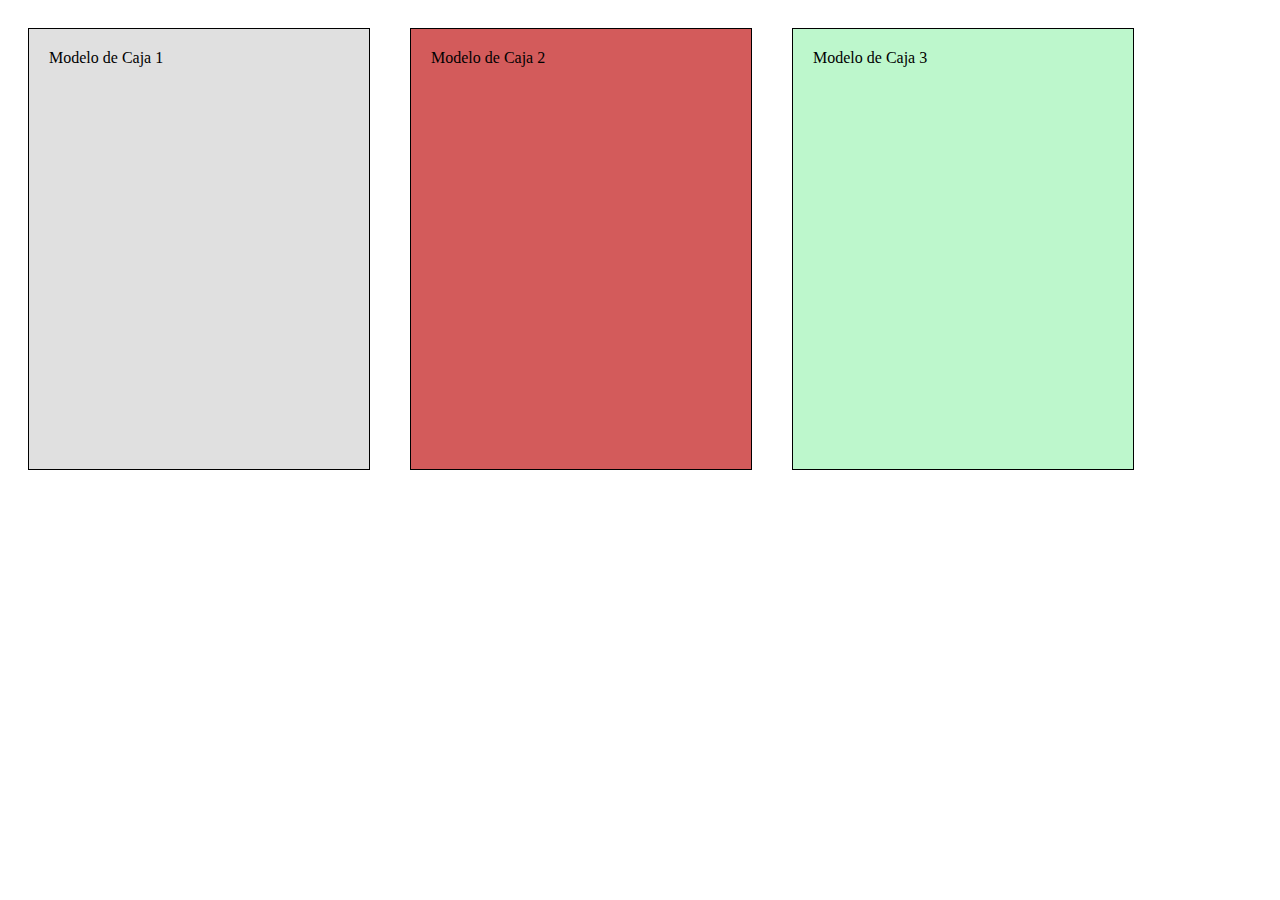
<file: BOX/index.html>
<!DOCTYPE html>
<html lang="en">
<head>
    <meta charset="UTF-8">
    <meta name="viewport" content="width=device-width, initial-scale=1.0">
    <title>Práctica Caja</title>
    <link rel="stylesheet" href="styles.css"> 
</head>
<body>
    <div class="contentM"> 
        <div class="content1">Modelo de Caja 1</div>
        <div class="content2">Modelo de Caja 2</div> 
        <div class="content3">Modelo de Caja 3</div> 
    </div>
    
</body>
</html>
</file>
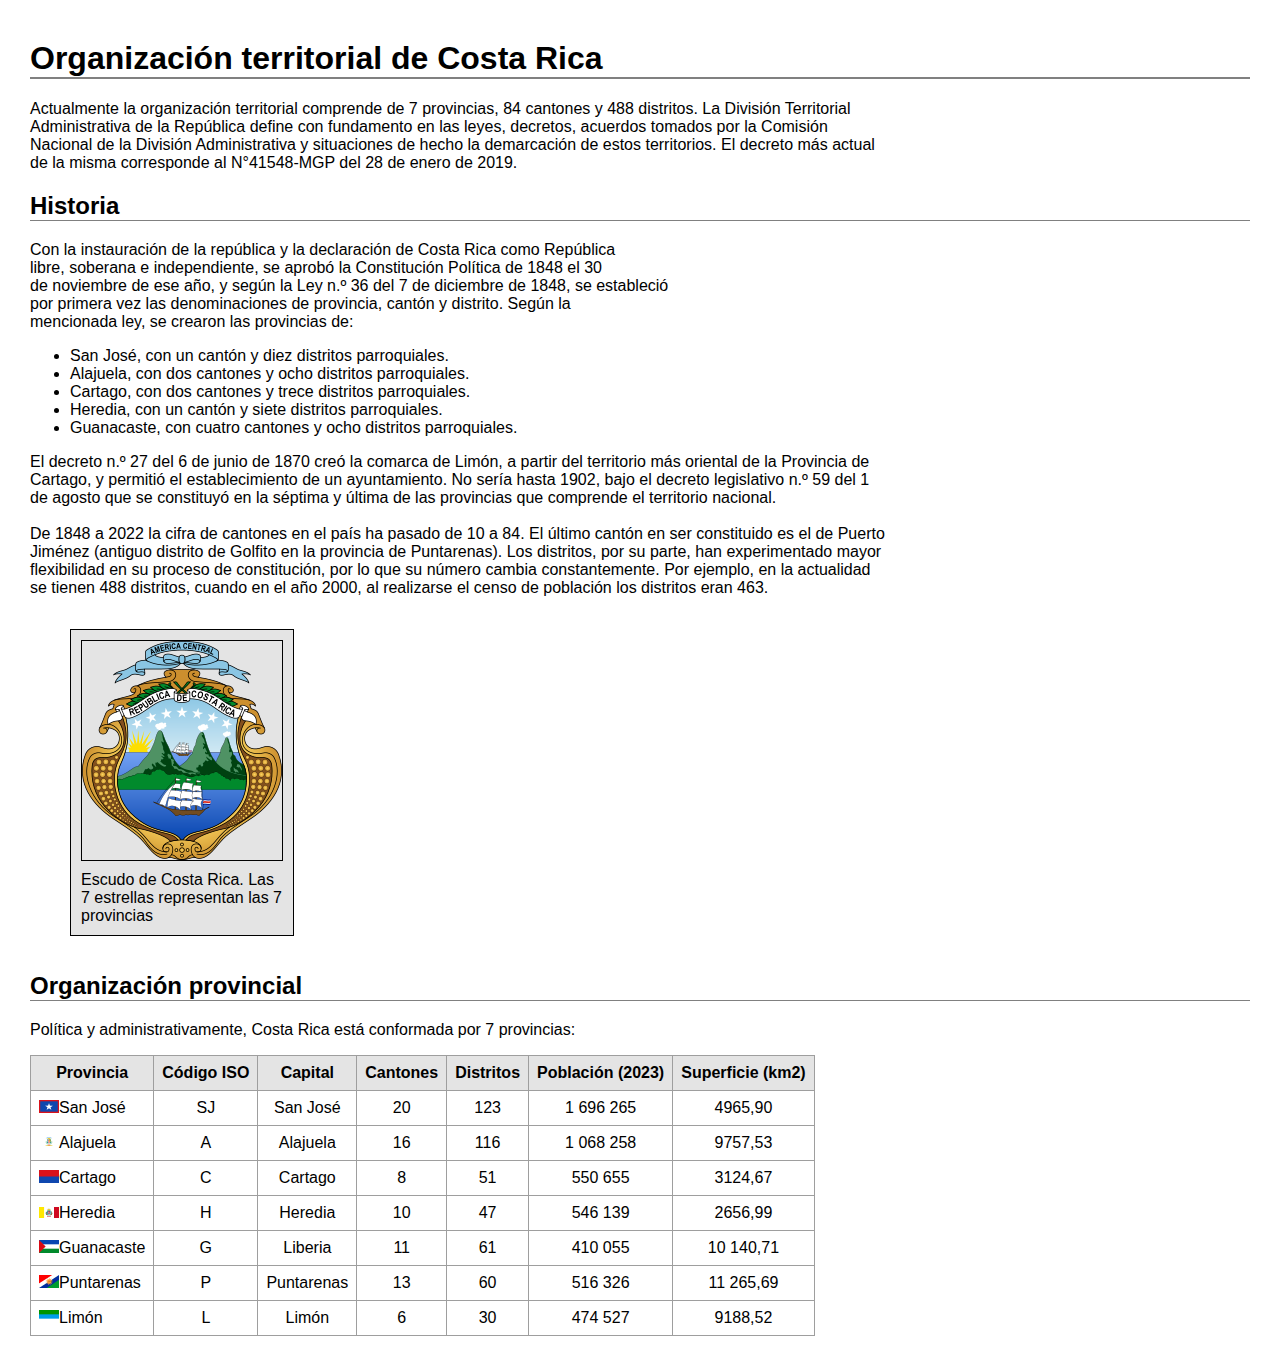
<file: demo2/index.html>
<!DOCTYPE html>
<html lang="en">
<head>
    <meta charset="UTF-8">
    <meta name="viewport" content="width=device-width, initial-scale=1.0">
    <title>Organización territorial de Costa Rica</title>
    <link rel="stylesheet" href="style.css">
</head>
<body>
    <h1 id="titulo"> Organización territorial de Costa Rica</h1> 
    <p>Actualmente la organización territorial comprende de 7 provincias, 84 cantones y 488 distritos. La División Territorial <br> 
        Administrativa de la República define con fundamento en las leyes, decretos, acuerdos tomados por la Comisión<br> 
        Nacional de la División Administrativa y situaciones de hecho la demarcación de estos territorios. El decreto más actual<br>  
        de la misma corresponde al N°41548-MGP del 28 de enero de 2019.</p>
        <h2 id="subtitulo">Historia</h2>
        <p>Con la instauración de la república y la declaración de Costa Rica como República<br> 
            libre, soberana e independiente, se aprobó la Constitución Política de 1848 el 30<br> 
            de noviembre de ese año, y según la Ley n.º 36 del 7 de diciembre de 1848, se estableció<br>  
            por primera vez las denominaciones de provincia, cantón y distrito. Según la<br>  
            mencionada ley, se crearon las provincias de:</p>
            <ul>
                <li>San José, con un cantón y diez distritos parroquiales.</li>
                <li>Alajuela, con dos cantones y ocho distritos parroquiales.</li>
                <li>Cartago, con dos cantones y trece distritos parroquiales.</li>
                <li>Heredia, con un cantón y siete distritos parroquiales.</li>
                <li>Guanacaste, con cuatro cantones y ocho distritos parroquiales.</li>
            </ul>
            <p> El decreto n.º 27 del 6 de junio de 1870 creó la comarca de Limón, a partir del territorio más oriental de la Provincia de <br>
                Cartago, y permitió el establecimiento de un ayuntamiento. No sería hasta 1902, bajo el decreto legislativo n.º 59 del 1<br>
                de agosto que se constituyó en la séptima y última de las provincias que comprende el territorio nacional.<br><br>
                De 1848 a 2022 la cifra de cantones en el país ha pasado de 10 a 84. El último cantón en ser constituido es el de Puerto<br>
                Jiménez (antiguo distrito de Golfito en la provincia de Puntarenas). Los distritos, por su parte, han experimentado mayor<br>
                flexibilidad en su proceso de constitución, por lo que su número cambia constantemente. Por ejemplo, en la actualidad<br>
                se tienen 488 distritos, cuando en el año 2000, al realizarse el censo de población los distritos eran 463.
            </p>
            <figure>
                <img class="escudo"   src="img/img1.png" alt="Escudo-Costa Rica"> 
                <figcaption>Escudo de Costa Rica. Las <br>
                    7 estrellas representan las 7<br>
                    provincias</figcaption> 
                </figure>
           
            <h2 id="subtitulo">Organización provincial</h2>
            <p>Política y administrativamente, Costa Rica está conformada por 7 provincias:</p>
            <table>
                <thead>
                    <tr>
                        <th>Provincia</th>
                        <th>Código ISO</th>
                        <th>Capital</th>
                        <th>Cantones</th>
                        <th>Distritos</th>
                        <th>Población (2023)</th>
                        <th>Superficie (km2)</th>
                    </tr>
                </thead>
                <tbody>
                    <tr>
                        <td><img src="img/SJ.png">San José</td>
                        <td>SJ</td>
                        <td>San José</td>
                        <td>20</td>
                        <td>123</td>
                        <td>1 696 265</td>
                        <td>4965,90</td>
                    </tr>
                    <tr>
                        <td><img src="img/A.png">Alajuela</td>
                        <td>A</td>
                        <td>Alajuela</td>
                        <td>16</td>
                        <td>116</td>
                        <td>1 068 258</td>
                        <td>9757,53</td>
                    </tr>
                    <tr>
                        <td><img src="img/C.png">Cartago</td>
                        <td>C</td>
                        <td>Cartago</td>
                        <td>8</td>
                        <td>51</td>
                        <td>550 655</td>
                        <td>3124,67</td>
                    </tr>
                    <tr>
                        <td><img src="img/H.png">Heredia</td>
                        <td>H</td>
                        <td>Heredia</td>
                        <td>10</td>
                        <td>47</td>
                        <td>546 139</td>
                        <td>2656,99</td>
                    </tr>
                    <tr>
                        <td><img src="img/G.png">Guanacaste</td>
                        <td>G</td>
                        <td>Liberia</td>
                        <td>11</td>
                        <td>61</td>
                        <td>410 055</td>
                        <td>10 140,71</td>
                    </tr>
                    <tr>
                        <td><img src="img/P.png">Puntarenas</td>
                        <td>P</td>
                        <td>Puntarenas</td>
                        <td>13</td>
                        <td>60</td>
                        <td>516 326	</td>
                        <td>11 265,69</td>
                    </tr>
                    <tr>
                        <td><img src="img/L.png">Limón</td>
                        <td>L</td>
                        <td>Limón</td>
                        <td>6</td>
                        <td>30</td>
                        <td>474 527	</td>
                        <td>9188,52</td>
                    </tr>
                </tbody>
            </table>

</body>
</html>
</file>
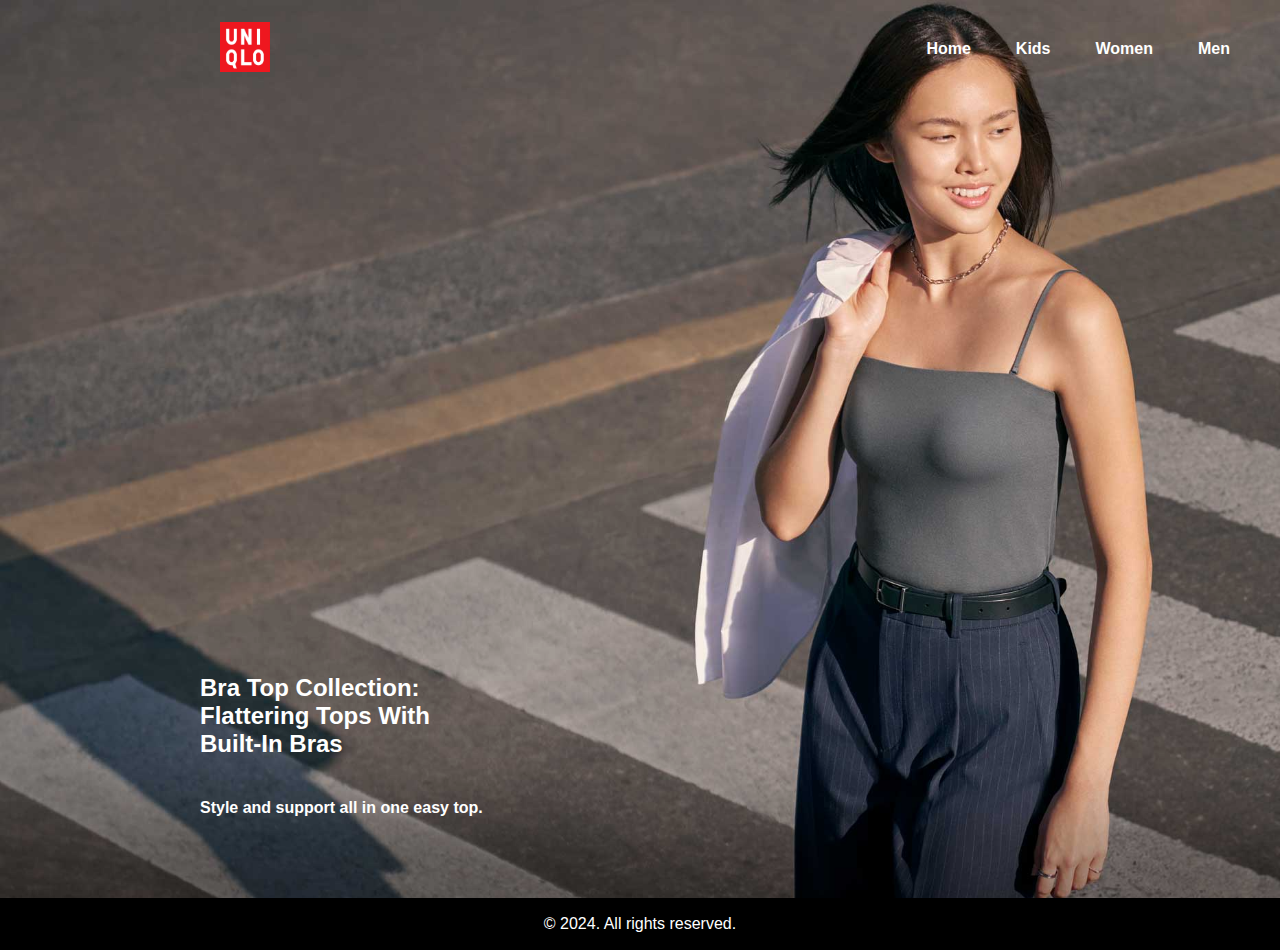
<file: demo3/index.html>
<!DOCTYPE html>
<html lang="en">
<head>
    <meta charset="UTF-8">
    <meta name="viewport" content="width=device-width, initial-scale=1.0">
    <title>Uniqlo Plagio</title>
    <link rel="stylesheet" href="css/styles.css"> 
</head>
<body>
    <header>
        <div class="navbar">
            <img src="img/logo.png" alt="Logo">
        </div>
        <nav>
            <ul class="nav-links">
                <li><a href="index.html">Home</a></li>
                <li><a href="kids.html">Kids</a></li>
                <li><a href="women.html">Women</a></li>
                <li><a href="men.html">Men</a></li>
            </ul>
        </nav>  
    </header>
    <div class="home">
        <h2>Bra Top Collection:<br>
        Flattering Tops With<br>Built-In Bras</h2>
        <h4>Style and support all in one easy top.</h4>
    </div>
    <footer>
        <p>&copy; 2024. All rights reserved.</p>
    </footer>
</body>
</html>
</file>
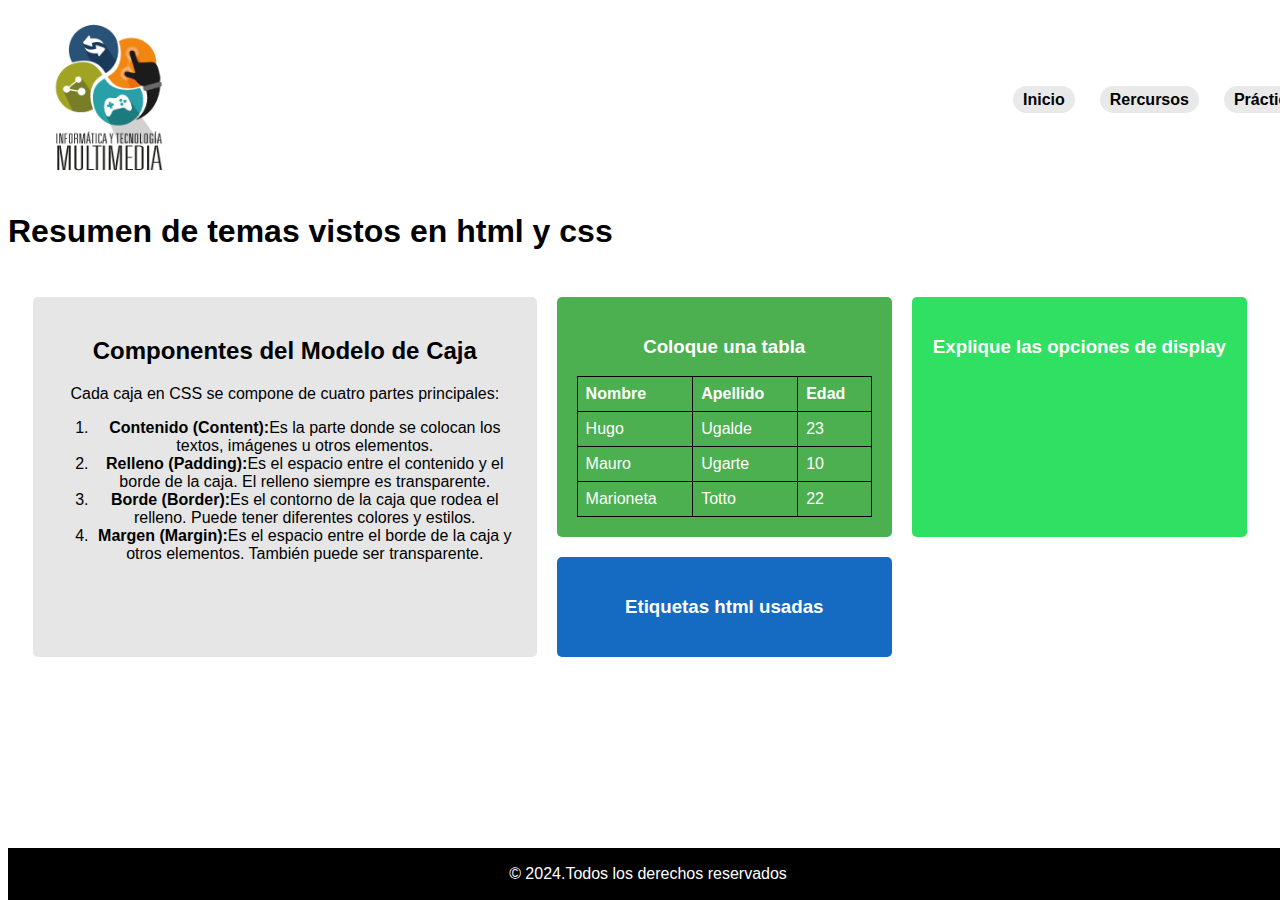
<file: practica13/index.html>
<!DOCTYPE html>
<html lang="en">
<head>
    <meta charset="UTF-8">
    <meta name="viewport" content="width=device-width, initial-scale=1.0">
    <title>Document</title>
    <link rel="stylesheet" href="styles.css">
</head>
<body>
<header> 
    <nav class="navbar">
        <div class="logo">
            <img src="img/itm.png">
        </div>
        <nav> 
            <ul class="nav-links">
            <li><a href="#">Inicio</a></li>
            <li><a href="#">Rercursos</a></li>
            <li><a href="#">Práctica</a></li>
            <li><a href="#">Diseño</a></li>
            <li><a href="#">Gradients</a></li>
            </ul>
        </nav>
    </nav>
</header>
    <h1>Resumen de temas vistos en html y css</h1>

<main>
    <div class="box white">
        <h2>Componentes del Modelo de Caja</h2>
        <p>Cada caja en CSS
        se compone de
        cuatro partes
        principales:</p>
        <ol>
            <li><strong>Contenido (Content):</strong>Es la parte donde se colocan los textos, imágenes u otros elementos.</li>
            <li><strong>Relleno (Padding):</strong>Es el espacio entre el contenido y el borde de la caja. El relleno siempre es transparente.</li>
            <li><strong>Borde (Border):</strong>Es el contorno de la caja que rodea el relleno. Puede tener diferentes colores y estilos.</li>
            <li><strong>Margen (Margin):</strong>Es el espacio entre el borde de la caja y otros elementos. También puede ser transparente.</li>
        </ol>
    </div>
    <section class="main-content">
        <div class="box green">
            <h3>Coloque una tabla</h3>
            <table>
                <tr><th>Nombre</th><th>Apellido</th><th>Edad</th></tr>
                <tr><td>Hugo</td><td>Ugalde</td><td>23</td></tr>
                <tr><td>Mauro</td><td>Ugarte</td><td>10</td></tr>
                <tr><td>Marioneta</td><td>Totto</td><td>22</td></tr>
            </table>
        </div>
        <div class="box green-light">
            <h3>Explique las opciones de display</h3>
        </div>
        <div class="box blue">
            <h3>Etiquetas html usadas</h3>
        </div>
    </section>
</main>

<footer>
    <p>&copy; 2024.Todos los derechos reservados</p>
</footer>

</body>
</html>
</file>
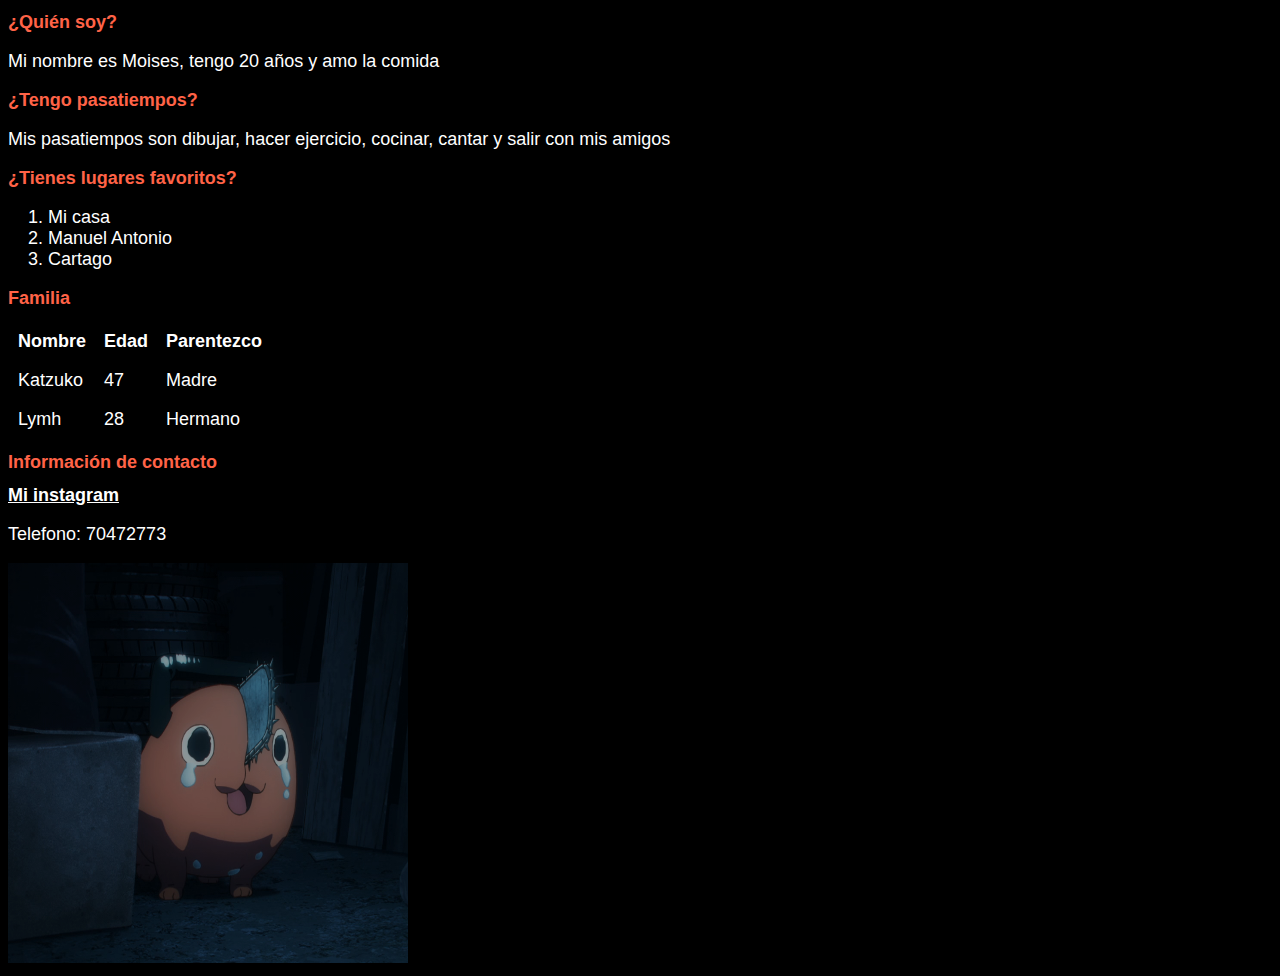
<file: tarea1/index.html>
<!DOCTYPE html>
<html lang="en">
<head>
   <title>Moises David Morales Chin</title>
   <link rel="stylesheet" href="style.css" />
</head>

<body>
   <h1 id="titulo"> ¿Quién soy?</h1>
   <p class="texto "> Mi nombre es Moises, tengo 20 años y amo la comida</p>
   <h1 id="titulo"> ¿Tengo pasatiempos?</h1>
   <p class="texto"> Mis pasatiempos son dibujar, hacer ejercicio, cocinar, cantar y salir con mis amigos</p>
   <h1 id="titulo"> ¿Tienes lugares favoritos?</h1>
   <ol class="estilo-lista"> 
   <li>Mi casa</li>
   <li>Manuel Antonio</li>
   <li>Cartago</li>
   </ol>
   <h1 id="titulo"> Familia</h1>
   <table class="estilo-tabla">
      <thead>
          <tr>
              <th>Nombre</th>
              <th>Edad</th>
              <th>Parentezco</th>
          </tr>
      </thead>
      <tbody>
          <tr>
              <td>Katzuko</td>
              <td>47</td>
              <td>Madre</td>
          </tr>
          <tr>
              <td>Lymh</td>
              <td>28</td>
              <td>Hermano</td>
          </tr>
      </tbody>
  </table>
   <h1 id="titulo"> Información de contacto</h1>
   <a target="_blank" href="https://www.instagram.com/moichiin/" class="enlace">Mi instagram</a>
   <p class="texto">Telefono: 70472773</p>

   <!-- gojo mi marido -->
   <img src="img/pochita.png" height="400" width="400"/>
   
</body>
</html>
</file>
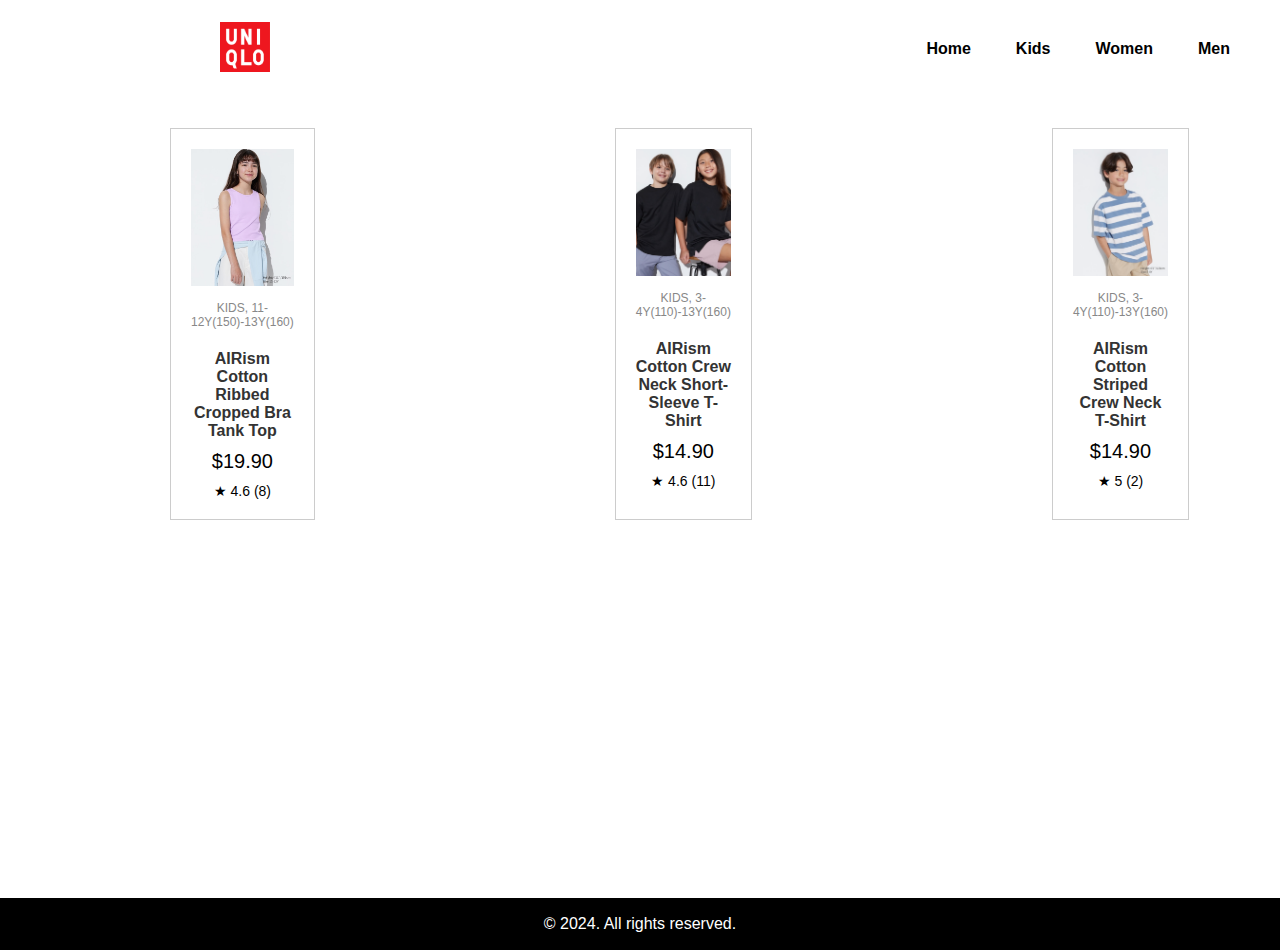
<file: demo3/kids.html>
<!DOCTYPE html>
<html lang="en">
<head>
    <meta charset="UTF-8">
    <meta name="viewport" content="width=device-width, initial-scale=1.0">
    <title>Uniqlo paque/Kids</title>
    <link rel="stylesheet" href="css/kwm.css">
</head>
<body>
    <header>
        <div class="navbar">
            <img src="img/logo.png" alt="Logo">
        </div>
        <nav>
            <ul class="nav-links">
                <li><a href="index.html">Home</a></li>
                <li><a href="kids.html">Kids</a></li>
                <li><a href="women.html">Women</a></li>
                <li><a href="men.html">Men</a></li>
            </ul>
        </nav>  
    </header>
    <div class="contentM">
        <div class="content">
            <img src="img/Kids1.png" alt="Tank Top Image" class="product-image">
            <div class="product-details">
                <div class="age">KIDS, 11-12Y(150)-13Y(160)</div>
                <h4>AIRism Cotton Ribbed Cropped Bra Tank Top</h4>
                <div class="price">$19.90</div>
                <div class="rating">★ 4.6 (8)</div>
            </div>
        </div>
        <div class="content">
            <img src="img/Kids2.png" alt="Tank Top Image" class="product-image">
            <div class="product-details">
                <div class="age">KIDS, 3-4Y(110)-13Y(160)</div>
                <h4>AIRism Cotton Crew Neck Short-Sleeve T-Shirt</h4>
                <div class="price">$14.90</div>
                <div class="rating">★ 4.6 (11)</div>
            </div>
        </div>
        <div class="content">
            <img src="img/Kids3.png" alt="Tank Top Image" class="product-image">
            <div class="product-details">
                <div class="age">KIDS, 3-4Y(110)-13Y(160)</div>
                <h4>AIRism Cotton Striped Crew Neck T-Shirt</h4>
                <div class="price">$14.90</div>
                <div class="rating">★ 5 (2)</div>
            </div>
        </div>
    </div>
    <footer>
        <p>&copy; 2024. All rights reserved.</p>
    </footer>
</body>
</html>
</file>
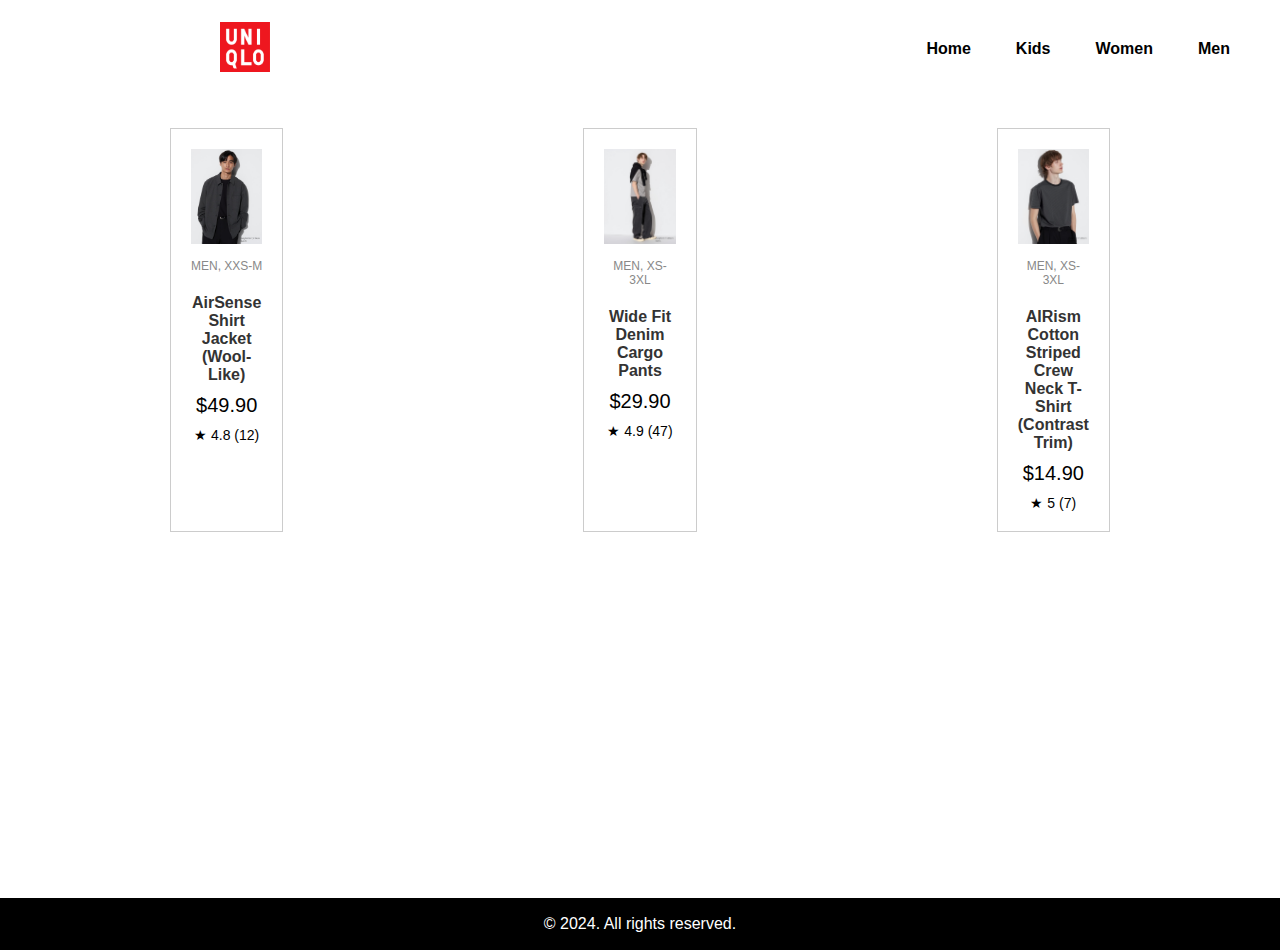
<file: demo3/men.html>
<!DOCTYPE html>
<html lang="en">
<head>
    <meta charset="UTF-8">
    <meta name="viewport" content="width=device-width, initial-scale=1.0">
    <title>Uniqlo paque/Women</title>
    <link rel="stylesheet" href="css/kwm.css">
</head>
<body>
    <header>
        <div class="navbar">
            <img src="img/logo.png" alt="Logo">
        </div>
        <nav>
            <ul class="nav-links">
                <li><a href="index.html">Home</a></li>
                <li><a href="kids.html">Kids</a></li>
                <li><a href="women.html">Women</a></li>
                <li><a href="men.html">Men</a></li>
            </ul>
        </nav>  
    </header>
    <div class="contentM">
        <div class="content">
            <img src="img/Men1.png" alt="Tank Top Image" class="product-image">
            <div class="product-details">
                <div class="age">MEN, XXS-M</div>
                <h4>AirSense Shirt Jacket (Wool-Like)</h4>
                <div class="price">$49.90</div>
                <div class="rating">★ 4.8 (12)</div>
            </div>
        </div>
        <div class="content">
            <img src="img/Men2.png" alt="Tank Top Image" class="product-image">
            <div class="product-details">
                <div class="age">MEN, XS-3XL</div>
                <h4>Wide Fit Denim Cargo Pants</h4>
                <div class="price">$29.90</div>
                <div class="rating">★ 4.9 (47)</div>
            </div>
        </div>
        <div class="content">
            <img src="img/Men3.png" alt="Tank Top Image" class="product-image">
            <div class="product-details">
                <div class="age">MEN, XS-3XL</div>
                <h4>AIRism Cotton Striped Crew Neck T-Shirt (Contrast Trim)</h4>
                <div class="price">$14.90</div>
                <div class="rating">★ 5 (7)</div>
            </div>
        </div>
    </div>
    <footer>
        <p>&copy; 2024. All rights reserved.</p>
    </footer>
</body>
</html>
</file>
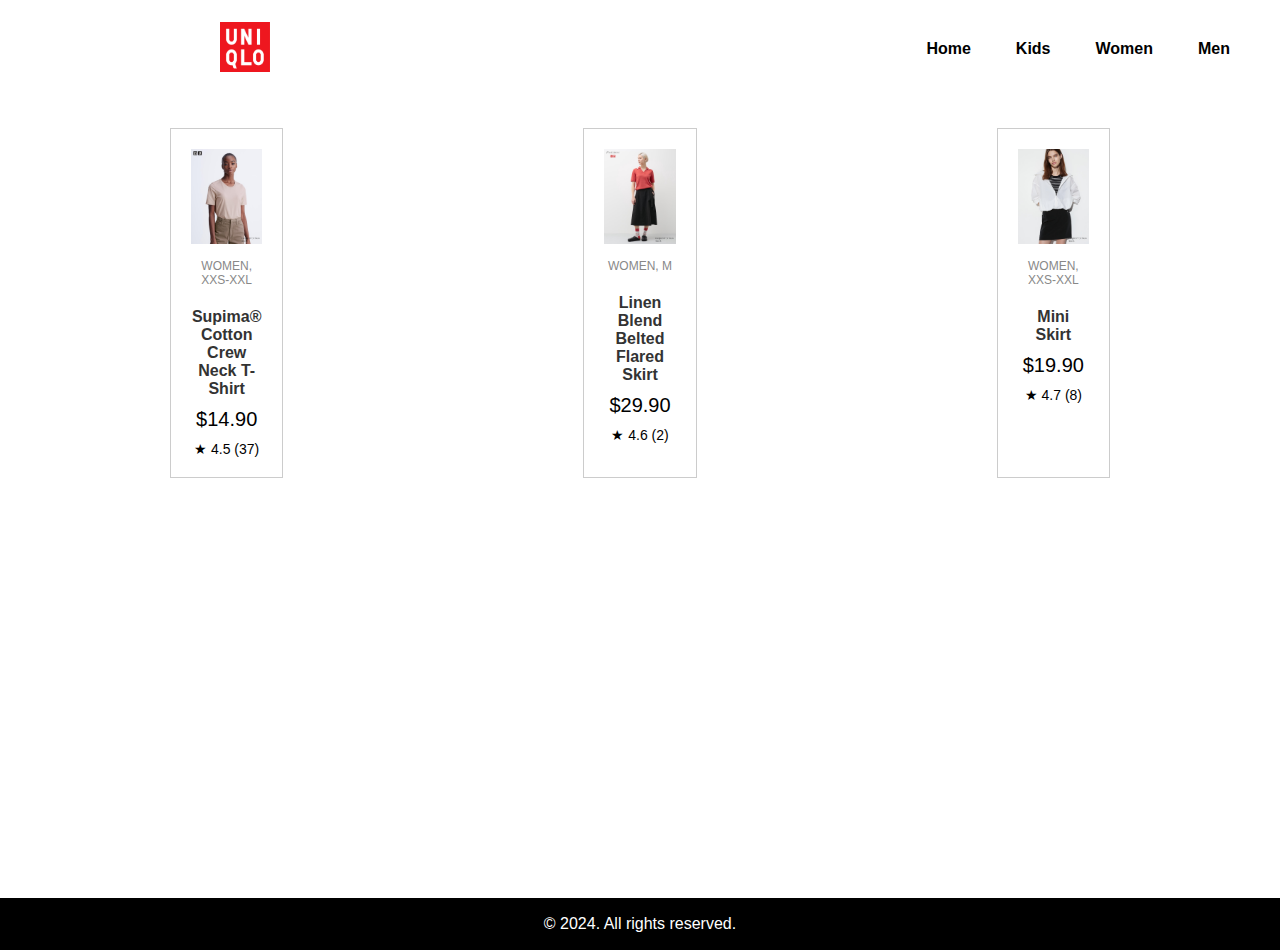
<file: demo3/women.html>
<!DOCTYPE html>
<html lang="en">
<head>
    <meta charset="UTF-8">
    <meta name="viewport" content="width=device-width, initial-scale=1.0">
    <title>Uniqlo paque/Women</title>
    <link rel="stylesheet" href="css/kwm.css">
</head>
<body>
    <header>
        <div class="navbar">
            <img src="img/logo.png" alt="Logo">
        </div>
        <nav>
            <ul class="nav-links">
                <li><a href="index.html">Home</a></li>
                <li><a href="kids.html">Kids</a></li>
                <li><a href="women.html">Women</a></li>
                <li><a href="men.html">Men</a></li>
            </ul>
        </nav>  
    </header>
    <div class="contentM">
        <div class="content">
            <img src="img/Women1.png" alt="Tank Top Image" class="product-image">
            <div class="product-details">
                <div class="age">WOMEN, XXS-XXL</div>
                <h4>Supima® Cotton Crew Neck T-Shirt</h4>
                <div class="price">$14.90</div>
                <div class="rating">★ 4.5 (37)</div>
            </div>
        </div>
        <div class="content">
            <img src="img/Women2.png" alt="Tank Top Image" class="product-image">
            <div class="product-details">
                <div class="age">WOMEN, M</div>
                <h4>Linen Blend Belted Flared Skirt</h4>
                <div class="price">$29.90</div>
                <div class="rating">★ 4.6 (2)</div>
            </div>
        </div>
        <div class="content">
            <img src="img/Women3.png" alt="Tank Top Image" class="product-image">
            <div class="product-details">
                <div class="age">WOMEN, XXS-XXL</div>
                <h4>Mini Skirt</h4>
                <div class="price">$19.90</div>
                <div class="rating">★ 4.7 (8)</div>
            </div>
        </div>
    </div>
    <footer>
        <p>&copy; 2024. All rights reserved.</p>
    </footer>
</body>
</html>
</file>
<file: BOX/styles.css>
.content1{
    width: 300px;
    height: 400px;
    border: 1px solid black;
    background-color: rgb(224, 224, 224);
    padding: 20px;
    margin: 20px;
}

.content2{
    border: 1px solid black;
    background-color: rgb(211, 91, 91);
    padding: 20px;
    width: 300px;
    height: 400px;
    margin: 20px;
}

.content3{
    border: 1px solid black;
    background-color: rgb(189, 247, 204);
    padding: 20px;
    margin: 20px;
    width: 300px;
    height: 400px;
}

.contentM{
    display: flex;
}
</file>
<file: demo2/style.css>
body{
/* Arriba, derecha, Abajo, izquierda */
    margin: 40px 30px 20px 30px;
    font-family: 'Segoe UI', Tahoma, Geneva, Verdana, sans-serif;
}

#titulo{
    border-bottom: 2px solid gray;
}

#subtitulo{
    border-bottom: 1px solid gray;
}


table{
    border-collapse: collapse;
    width: auto;
}

td,td{
    border: 1px solid rgb(158, 158, 158);
    text-align: center;
    padding: 8px;
}

th,th{
    border: 1px solid rgb(158, 158, 158);
    background-color: rgb(228, 228, 228);
    text-align: center;
    padding: 8px;
}

td:nth-child(1){
    text-align: left; 
}

.escudo{
    display: block;
    margin: auto;
    border: 1px solid black;
}

figure{
display: inline-block;
border: 1px solid black;
padding: 10px;
background-color: rgb(228, 228, 228);
}

figcaption{
text-align: 200px;
max-width: auto;
padding-top: 10px;
word-wrap: break-word;
}
</file>
<file: demo3/css/styles.css>
* {
    box-sizing: border-box; 
}

body {
    margin: 0;
    font-family: Arial, sans-serif;
    background-image: url('../img/home1.png');
    background-size: cover;
    background-repeat: no-repeat;
}

/* Header */
header {
    display: flex;
    justify-content: space-between;
    align-items: center;
    padding: 20px;
    color: #fff;
    width: 100%; 
}

.navbar img {
    width: 50px;
    height: auto;
    margin-left: 200px;
}

.nav-links {
    list-style: none;
    display: flex;
    margin: 20px;
    padding: 0;
}

.nav-links li {
    margin-left: 25px;
}

.nav-links a {
    color: #fff;
    text-decoration: none;
    font-weight: bold;
    padding: 5px 10px;
    border-radius: 25px;
    transition: background-color 0.3s, color 0.3s;
}

.nav-links a:hover {
    background-color: #fff;
    color: black;
}

/* Home */
.home {
    display: flex;
    flex-direction: column;
    align-items: flex-start;
    justify-content: flex-end;
    padding: 100px 200px;
    color: #fff;
    height: calc(100vh - 60px);
}

/* Footer */
footer{
    text-align: center;
    bottom: -50px;
    position: absolute;
    width: 100%;
    padding: 1px 0px;
    color: #ffffff;
    background-color: rgb(0, 0, 0);
    font-family: Arial, Helvetica, sans-serif;
}
</file>
<file: practica13/styles.css>
header{
    background-color: #ffffff; 
    text-align: center; 
    font-family: Arial, Helvetica, sans-serif;
}

.navbar{
    display: flex;
    justify-content: space-between;
    align-items: center;
    padding: 10px 20px;
    position: relative;
}

.nav-links{
    list-style: none;
    display: flex;
    margin: 0px;
    padding: 0px;
    left: 50%;
}

.nav-links a{
    color: black;
    text-decoration: none;
    font-weight: bold;
    padding: 5px 10px;
    border-radius: 25px;
    background-color: rgb(233, 233, 233);
    transition: background-color 0.3s, color 0.3s;
}

.nav-links a:hover{
    background-color: white;
    border: 2px solid black;
}

.nav-links li{
    margin-left: 25px;
}


.logo img{
    margin-right: 800px;
    width: 160px;
    height: 160px;
}

footer{
    text-align: center;
    bottom: 0;
    position: absolute;
    width: 100%;
    padding: 1px 0px;
    color: #ffffff;
    background-color: rgb(0, 0, 0);
    font-family: Arial, Helvetica, sans-serif;
}

main {
    display: flex;
    padding: 25px;
}

.main-content {
    width: 100%;
    padding-left: 20px;
    display: grid;
    grid-template-columns: repeat(2, 1fr);
    gap: 20px;
}

.box {
    padding: 20px;
    border-radius: 5px;
    color: white;
    text-align: center;
}

.box.white {
    background-color: #e6e6e6;
    color: black;
}

.box.green {
    background-color: #4CAF50;
}

table {
    width: 100%;
    border-collapse: collapse;
}

th, td {
    border: 1px solid black;
    padding: 8px;
    text-align: left;
}

th {
    background-color: #4CAF50;
    color: white;
}

.box.green-light {
    background-color: #30e062;
}

.box.blue {
    background-color: #156bc1;
}

*{
    font-family: Arial, Helvetica, sans-serif;
}
</file>
<file: tarea1/style.css>
#titulo{
    color:tomato;
    font-family: Arial;
}

p.texto {
    color:white; 
    font-family: Arial;
}

.estilo-lista{
    color:white; 
    font-family: Arial;
}

.estilo-tabla th, .estilo-tabla td{
    color:white; 
    font-family: Arial;
    border: 1px white;
    padding: 8px;
    text-align: left;
}

.enlace{
    font-family: Arial;
    color:white; 
    font-size: 18px;
    font-weight: bold;
}

*{
    font-size: 18px;
    color:white; 
    background-color: black;
}
</file>
<file: demo3/css/kwm.css>
* {
    box-sizing: border-box; 
}

body {
    margin: 0;
    font-family: Arial, sans-serif;
    background-color: #ffffff;
    background-size: cover;
    background-repeat: no-repeat;
}

/* Header */
header {
    display: flex;
    justify-content: space-between;
    align-items: center;
    padding: 20px;
    color: #000000;
    width: 100%; 
}

.navbar img {
    width: 50px;
    height: auto;
    margin-left: 200px;
}

.nav-links {
    list-style: none;
    display: flex;
    margin: 20px;
    padding: 0;
}

.nav-links li {
    margin-left: 25px;
}

.nav-links a {
    color: #000000;
    text-decoration: none;
    font-weight: bold;
    padding: 5px 10px;
    border-radius: 25px;
    transition: background-color 0.3s, color 0.3s;
}

.nav-links a:hover {
    background-color: #fff;
    border: solid rgb(196, 196, 196);
    color: black;
}

.contentM {
    display: flex;
    justify-content: space-between;
    padding: 20px;
}

.content {
    width: 300px;
    border: 1px solid #ccc;
    padding: 20px;
    margin: 150px;
    margin-top: 10px;
    background-color: #fff;
    font-family: Arial, sans-serif;
}

.content .product-image {
    width: 100%;
    height: auto;
    display: block;
    margin-bottom: 15px;
}

.content .product-details {
    text-align: center;
}

.content .age {
    font-size: 12px;
    color: #888;
    margin-bottom: 10px;
}

.content h4 {
    font-size: 16px;
    font-weight: bold;
    color: #333;
    margin-bottom: 10px;
}

.content .price {
    font-size: 20px;
    color: #000;
    margin-bottom: 10px;
}

.content .rating {
    font-size: 14px;
    color: #000000;
}

/* Footer */
footer{
    text-align: center;
    bottom: -50px;
    position: absolute;
    width: 100%;
    padding: 1px 0px;
    color: #ffffff;
    background-color: rgb(0, 0, 0);
    font-family: Arial, Helvetica, sans-serif;
}
</file>
